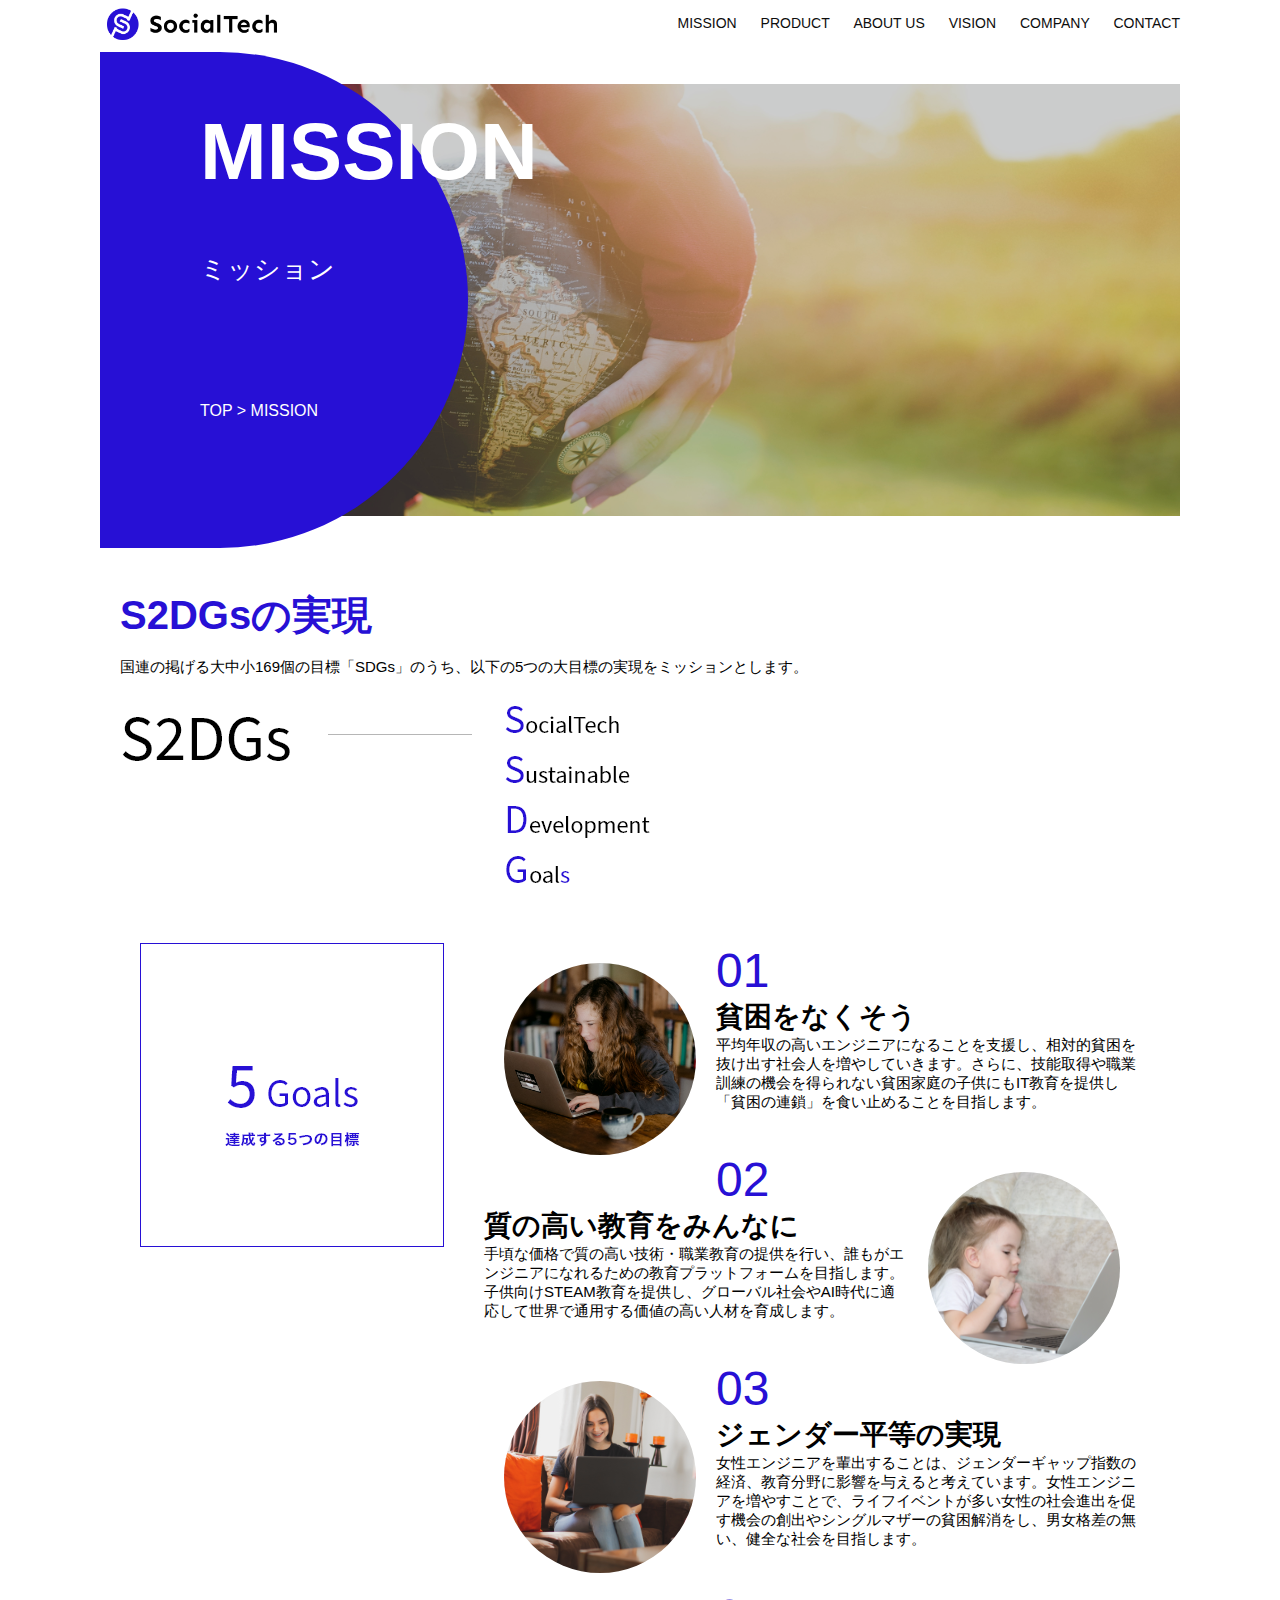
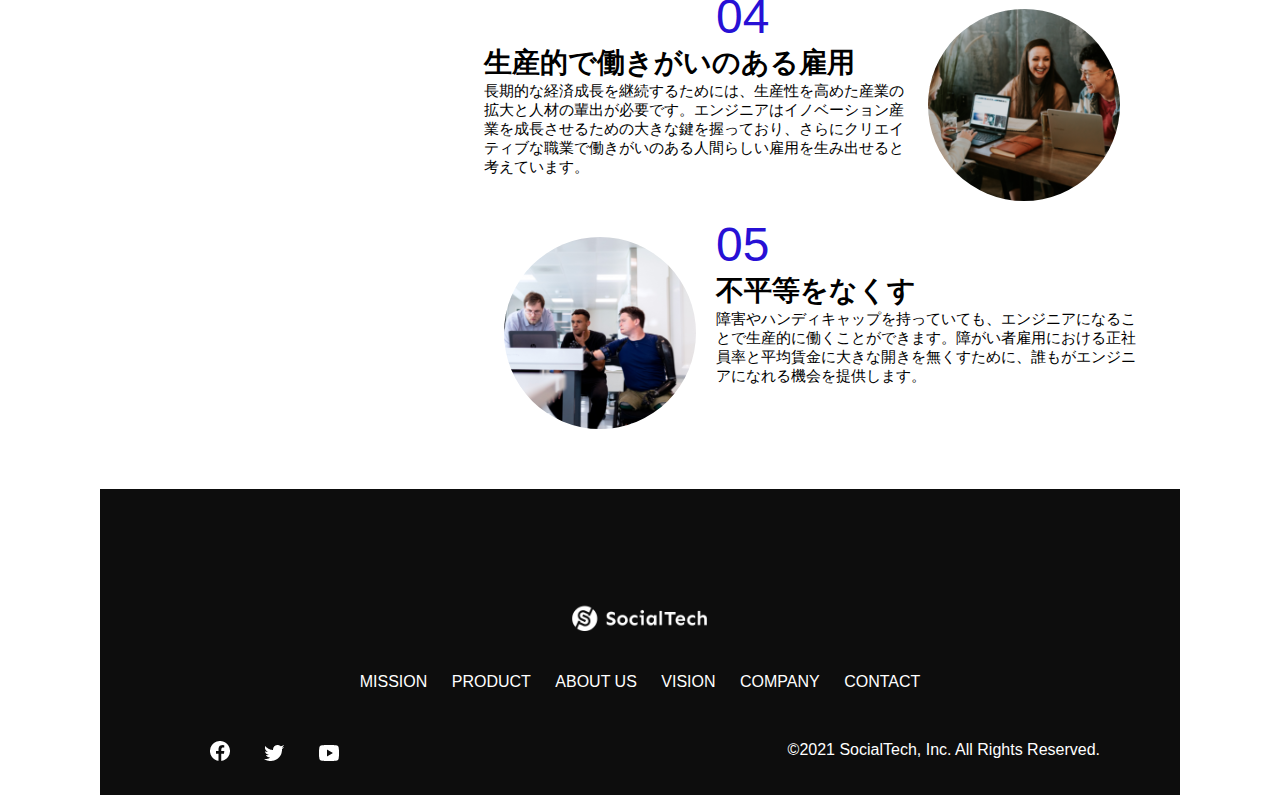
<file: kadai_005/mission.html>
<!DOCTYPE html>
<html>
<head>
  <title>SocialTech - MISSION ミッション -</title>
  <meta charset="UTF-8">
  <meta name="description" content="socialtechが目指す5つの目標(S2DGs)を紹介します">
  <meta name="viewport" content="width=device-width, initial-scale=1.0">
  <link rel="stylesheet" href="style.css">
</head>

<body>
  <!-- ヘッダー -->
  <header>
    <!-- ロゴ -->
    <a href="index.html" id="logo"><img src="images/logo.png" alt="トップページに戻る"></a>

    <!-- PC用ナビゲーション -->
    <nav id="nav-pc">
      <a href="mission.html">MISSION</a>
      <a href="product.html">PRODUCT</a>
      <a href="index.html#aboutus">ABOUT US</a>
      <a href="index.html#vision">VISION</a>
      <a href="index.html#company">COMPANY</a>
      <a href="index.html#contact">CONTACT</a>
    </nav>

    <!-- スマホ用メニューボタン -->
    <img id="menu-sp" src="images/button-menu.png" alt="ナビゲーションを開く" onclick="document.getElementById('nav-sp').style.display = 'block'">

    <!-- スマホ用ナビゲーション -->
    <nav id="nav-sp">
      <img id="close" src="images/button-close.png" alt="ナビゲーションを閉じる" onclick="document.getElementById('nav-sp').style.display = 'none'">
      <a id="logo-sp" href="index.html" onclick="document.getElementById('nav-sp').style.display = 'none'"><img
          src="images/logo-sp.png" alt="トップページに戻る"></a>
      <a class="menu" href="mission.html" onclick="document.getElementById('nav-sp').style.display = 'none'">MISSION</a>
      <a class="menu" href="product.html" onclick="document.getElementById('nav-sp').style.display = 'none'">PRODUCT</a>
      <a class="menu" href="index.html#aboutus" onclick="document.getElementById('nav-sp').style.display = 'none'">ABOUT
        US</a>
      <a class="menu" href="index.html#vision"
        onclick="document.getElementById('nav-sp').style.display = 'none'">VISION</a>
      <a class="menu" href="index.html#company"
        onclick="document.getElementById('nav-sp').style.display = 'none'">COMPANY</a>
      <a class="menu" href="index.html#contact"
        onclick="document.getElementById('nav-sp').style.display = 'none'">CONTACT</a>
      <div id="sns">
        <a href="https://www.facebook.com/sejuku2013"><img src="images/button-facebook.png" alt="Facebookのリンク"></a>
        <a href="https://twitter.com/samuraijuku"><img src="images/button-twitter.png" alt="Twitterのリンク"></a>
        <a href="https://www.youtube.com/channel/UCCFOQO5aDK0xXam4cUQXT8g"><img src="images/button-youtube.png" alt="YouTubeのリンク"></a>
      </div>
    </nav>
  </header>
 <main>
  <article>
    <section id="mission-main">
      <div id="mission-title">
        <h1>MISSION</h1>
        <span>ミッション</span>
        <div>TOP > MISSION</div>
      </div>
    </section>
    <section id="mission-s2dgs">
        <h2 class="mission-h2">S2DGsの実現</h2>
        <p>国連の掲げる大中小169個の目標「SDGs」のうち、以下の5つの大目標の実現をミッションとします。</p>
        <img src="images/mission/mission-s2dgs.png" alt="S2DGs">
    </section>
    <section id="mission-5goals">
        <div>
          <img id="s2dgs-image" src="images/mission/mission-5goals.png" alt="5Goals">
        </div>
        <div>
          <div>
            <img class="fivegoals-image-left" src="images/mission/mission-5goals01.png" alt="PCを操作する女の子">
            <span class="fivegoals-number">01</span>
            <h3 class="fivegoals-h3">貧困をなくそう</h3>
            <p class="fivegoals-p">
              平均年収の高いエンジニアになることを支援し、相対的貧困を抜け出す社会人を増やしていきます。さらに、技能取得や職業訓練の機会を得られない貧困家庭の子供にもIT教育を提供し「貧困の連鎖」を食い止めることを目指します。
            </p>
          </div>
  
          <div>
            <img class="fivegoals-image-right" src="images/mission/mission-5goals02.png" alt="PCを見つめる小さい女の子">
            <span class="fivegoals-number">02</span>
            <h3 class="fivegoals-h3">質の高い教育をみんなに</h3>
            <p class="fivegoals-p">
              手頃な価格で質の高い技術・職業教育の提供を行い、誰もがエンジニアになれるための教育プラットフォームを目指します。子供向けSTEAM教育を提供し、グローバル社会やAI時代に適応して世界で通用する価値の高い人材を育成します。
            </p>
          </div>
  
          <div>
            <img class="fivegoals-image-left" src="images/mission/mission-5goals03.png" alt="PCを操作する女性">
            <span class="fivegoals-number">03</span>
            <h3 class="fivegoals-h3">ジェンダー平等の実現</h3>
            <p class="fivegoals-p">
              女性エンジニアを輩出することは、ジェンダーギャップ指数の経済、教育分野に影響を与えると考えています。女性エンジニアを増やすことで、ライフイベントが多い女性の社会進出を促す機会の創出やシングルマザーの貧困解消をし、男女格差の無い、健全な社会を目指します。
            </p>
          </div>
  
          <div>
            <img class="fivegoals-image-right" src="images/mission/mission-5goals04.png" alt="笑顔で話し合う3人の男女">
            <span class="fivegoals-number">04</span>
            <h3 class="fivegoals-h3">生産的で働きがいのある雇用</h3>
            <p class="fivegoals-p">
              長期的な経済成長を継続するためには、生産性を高めた産業の拡大と人材の輩出が必要です。エンジニアはイノベーション産業を成長させるための大きな鍵を握っており、さらにクリエイティブな職業で働きがいのある人間らしい雇用を生み出せると考えています。
            </p>
          </div>
  
          <div>
            <img class="fivegoals-image-left" src="images/mission/mission-5goals05.png" alt="障害を持つ男性が生き生きと働く様子">
            <span class="fivegoals-number">05</span>
            <h3 class="fivegoals-h3">不平等をなくす</h3>
            <p class="fivegoals-p">
              障害やハンディキャップを持っていても、エンジニアになることで生産的に働くことができます。障がい者雇用における正社員率と平均賃金に大きな開きを無くすために、誰もがエンジニアになれる機会を提供します。
            </p>
          </div>
        </div>
      </section>
    </article>
    <footer>
      <div id="footer-logo">
        <img src="images/logo-sp.png" alt="SocialTech">
      </div>
      <div id="footer-link">
        <a href="mission.html">MISSION</a>
        <a href="product.html">PRODUCT</a>
        <a href="index.html#aboutus">ABOUT US</a>
        <a href="index.html#vision">VISION</a>
        <a href="index.html#company">COMPANY</a>
        <a href="index.html#contact">CONTACT</a>
      </div>
      <div id="sns-footer">
        <a href="https://www.facebook.com/sejuku2013"><img src="images/button-facebook.png" alt="Facebookのリンク"></a>
        <a href="https://twitter.com/samuraijuku"><img src="images/button-twitter.png" alt="Twitterのリンク"></a>
        <a href="https://www.youtube.com/channel/UCCFOQO5aDK0xXam4cUQXT8g"><img src="images/button-youtube.png" alt="YouTubeのリンク"></a>
        <span id="copyright">&copy;2021 SocialTech, Inc. All Rights Reserved. </span>
      </div>
    </footer>
  </main>
</body>

</html>
</file>
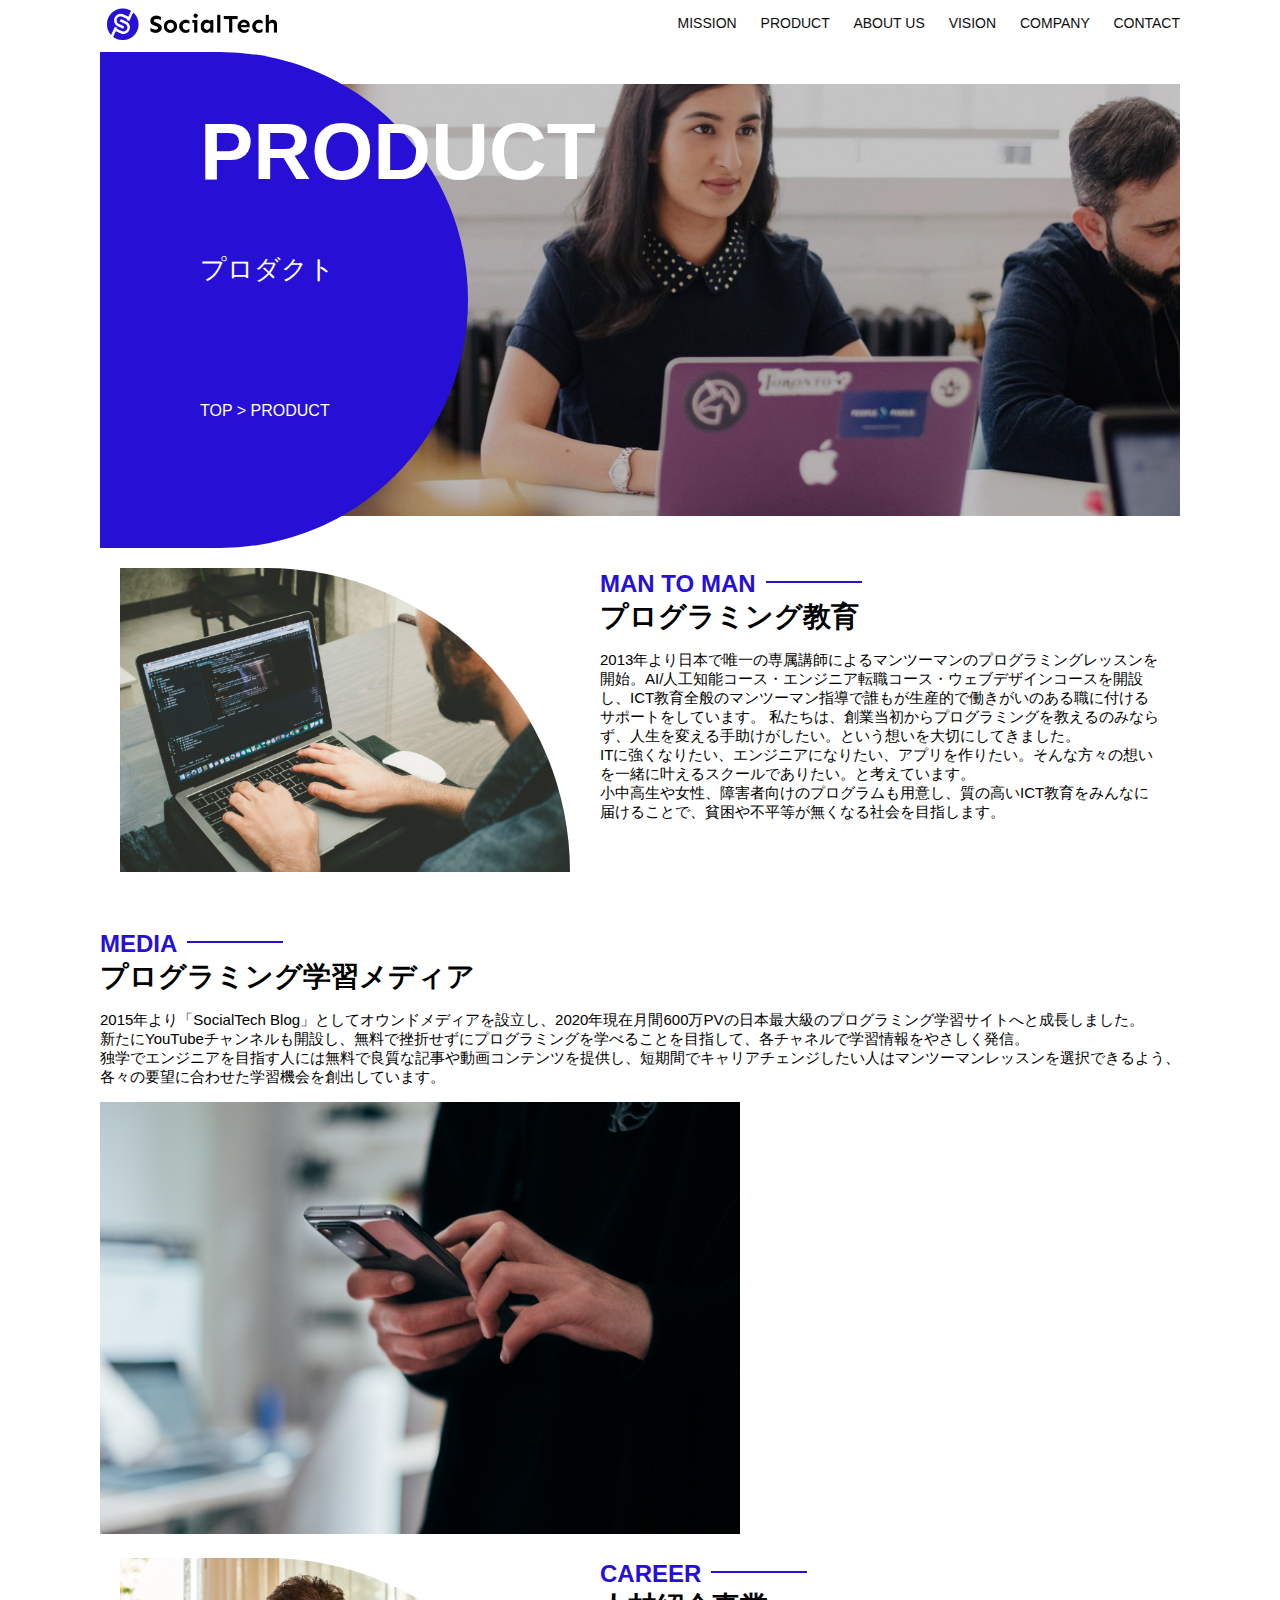
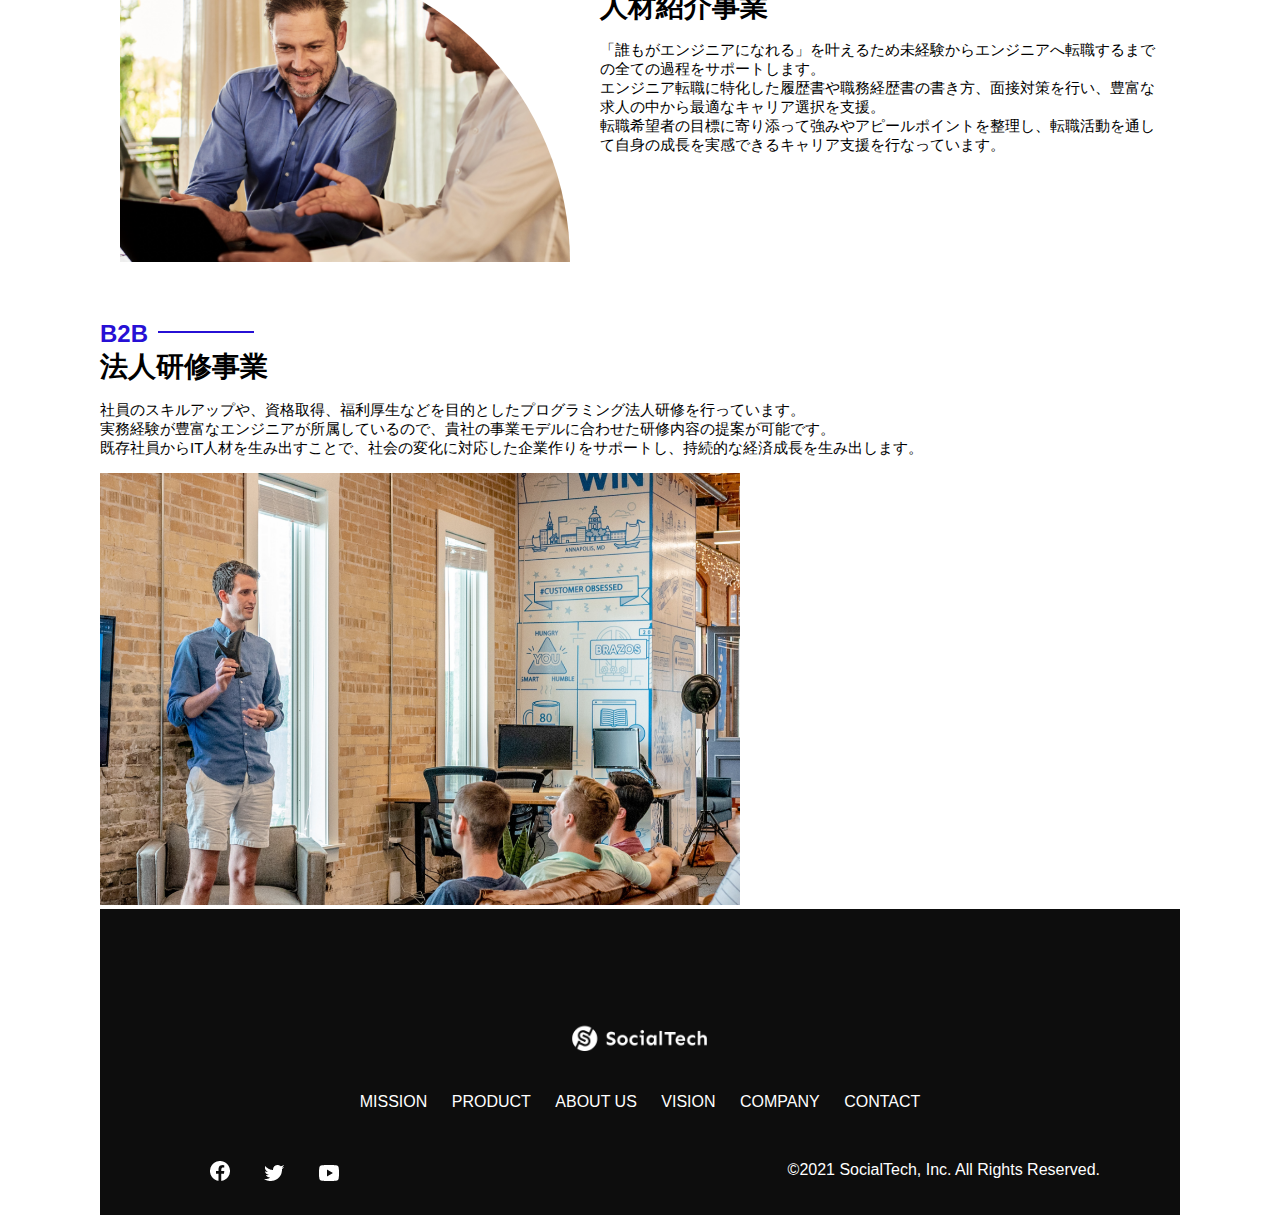
<file: kadai_005/product.html>
<!DOCTYPE html>
<html>
<head>
  <title>SocialTech -PRODUCT プロダクト-</title>
  <meta charset="UTF-8">
  <meta name="description" content="SocialTechの4つのプロダクトを紹介します">
  <meta name="viewport" content="width=device-width, initial-scale=1.0">
  <link rel="stylesheet" href="style.css">
</head>

<body>
  <!-- ヘッダー -->
  <header>
    <!-- ロゴ -->
    <a href="index.html" id="logo"><img src="images/logo.png" alt="トップページに戻る"></a>

    <!-- PC用ナビゲーション -->
    <nav id="nav-pc">
      <a href="mission.html">MISSION</a>
      <a href="product.html">PRODUCT</a>
      <a href="index.html#aboutus">ABOUT US</a>
      <a href="index.html#vision">VISION</a>
      <a href="index.html#company">COMPANY</a>
      <a href="index.html#contact">CONTACT</a>
    </nav>

    <!-- スマホ用メニューボタン -->
    <img id="menu-sp" src="images/button-menu.png" alt="ナビゲーションを開く" onclick="document.getElementById('nav-sp').style.display = 'block'">

    <!-- スマホ用ナビゲーション -->
    <nav id="nav-sp">
      <img id="close" src="images/button-close.png" alt="ナビゲーションを閉じる" onclick="document.getElementById('nav-sp').style.display = 'none'">
      <a id="logo-sp" href="index.html" onclick="document.getElementById('nav-sp').style.display = 'none'"><img
          src="images/logo-sp.png" alt="トップページに戻る"></a>
      <a class="menu" href="mission.html" onclick="document.getElementById('nav-sp').style.display = 'none'">MISSION</a>
      <a class="menu" href="product.html" onclick="document.getElementById('nav-sp').style.display = 'none'">PRODUCT</a>
      <a class="menu" href="index.html#aboutus" onclick="document.getElementById('nav-sp').style.display = 'none'">ABOUT
        US</a>
      <a class="menu" href="index.html#vision"
        onclick="document.getElementById('nav-sp').style.display = 'none'">
        VISION
      </a>
      <a class="menu" href="index.html#company"
        onclick="document.getElementById('nav-sp').style.display = 'none'">
        COMPANY
      </a>
      <a class="menu" href="index.html#contact"
        onclick="document.getElementById('nav-sp').style.display = 'none'">
        CONTACT
      </a>
      <div id="sns">
        <a href="https://www.facebook.com/sejuku2013">
          <img src="images/button-facebook.png" alt="Facebookのリンク">
        </a>
        <a href="https://twitter.com/samuraijuku">
          <img src="images/button-twitter.png" alt="Twitterのリンク">
        </a>
        <a href="https://www.youtube.com/channel/UCCFOQO5aDK0xXam4cUQXT8g">
          <img src="images/button-youtube.png" alt="YouTubeのリンク">
        </a>
      </div>
    </nav>
  </header>
  <main>
    <article>
      <section id="product-main">
        <div id="product-title">
          <h1>PRODUCT</h1>
          <span>プロダクト</span>
          <div>TOP > PRODUCT</div>
        </div>
      </section>
      <section>
        <section class="product-section1">
          <img src="images/product/product-mantoman.png" alt="PCでコードを書く男性">
          <div>
            <h2 class="product-h2">MAN TO MAN</h2>
            <h3 class="product-h3">プログラミング教育</h3>
            <p>
              2013年より日本で唯一の専属講師によるマンツーマンのプログラミングレッスンを開始。AI/人工知能コース・エンジニア転職コース・ウェブデザインコースを開設し、ICT教育全般のマンツーマン指導で誰もが生産的で働きがいのある職に付けるサポートをしています。
              私たちは、創業当初からプログラミングを教えるのみならず、人生を変える手助けがしたい。という想いを大切にしてきました。<br>ITに強くなりたい、エンジニアになりたい、アプリを作りたい。そんな方々の想いを一緒に叶えるスクールでありたい。と考えています。<br>小中高生や女性、障害者向けのプログラムも用意し、質の高いICT教育をみんなに届けることで、貧困や不平等が無くなる社会を目指します。
            </p>
          </div>
        </section>
        <section>
          <section class="product-section2">
            <div>
              <h2 class="product-h2">MEDIA</h2>
              <h3 class="product-h3">プログラミング学習メディア</h3>
              <p>
                2015年より「SocialTech
                Blog」としてオウンドメディアを設立し、2020年現在月間600万PVの日本最大級のプログラミング学習サイトへと成長しました。
                <br>新たにYouTubeチャンネルも開設し、無料で挫折せずにプログラミングを学べることを目指して、各チャネルで学習情報をやさしく発信。
                <br>独学でエンジニアを目指す人には無料で良質な記事や動画コンテンツを提供し、短期間でキャリアチェンジしたい人はマンツーマンレッスンを選択できるよう、各々の要望に合わせた学習機会を創出しています。
              </p>
            </div>
            <img src="images/product/product-media.png" alt="スマートフォンを操作する人">
          </section>
          <section class="product-section1">
            <img src="images/product/product-career.png" alt="笑顔で話し合う2人の男性">
            <div>
              <h2 class="product-h2">CAREER</h2>
              <h3 class="product-h3">人材紹介事業</h3>
              <p>
              「誰もがエンジニアになれる」を叶えるため未経験からエンジニアへ転職するまでの全ての過程をサポートします。<br>エンジニア転職に特化した履歴書や職務経歴書の書き方、面接対策を行い、豊富な求人の中から最適なキャリア選択を支援。<br>転職希望者の目標に寄り添って強みやアピールポイントを整理し、転職活動を通して自身の成長を実感できるキャリア支援を行なっています。<br>
              </p>
            </div>
          </section>
          <section class="product-section2">
            <div>
              <h2 class="product-h2">B2B</h2>
              <h3 class="product-h3">法人研修事業</h3>
              <p>
                社員のスキルアップや、資格取得、福利厚生などを目的としたプログラミング法人研修を行っています。<br>実務経験が豊富なエンジニアが所属しているので、貴社の事業モデルに合わせた研修内容の提案が可能です。<br>既存社員からIT人材を生み出すことで、社会の変化に対応した企業作りをサポートし、持続的な経済成長を生み出します。
              </p>
            </div>
            <img src="images/product/product-b2b.png" alt="講演中の男性とそれを聴く人々">
          </section>
        </section>
      </section>
    </article>
    <footer>
      <div id="footer-logo">
        <img src="images/logo-sp.png" alt="SocialTech">
      </div>
      <div id="footer-link">
        <a href="mission.html">MISSION</a>
        <a href="product.html">PRODUCT</a>
        <a href="index.html#aboutus">ABOUT US</a>
        <a href="index.html#vision">VISION</a>
        <a href="index.html#company">COMPANY</a>
        <a href="index.html#contact">CONTACT</a>
      </div>
      <div id="sns-footer">
        <a href="https://www.facebook.com/sejuku2013"><img src="images/button-facebook.png" alt="Facebookのリンク"></a>
        <a href="https://twitter.com/samuraijuku"><img src="images/button-twitter.png" alt="Twitterのリンク"></a>
        <a href="https://www.youtube.com/channel/UCCFOQO5aDK0xXam4cUQXT8g"><img src="images/button-youtube.png" alt="YouTubeのリンク"></a>
        <span id="copyright">&copy;2021 SocialTech, Inc. All Rights Reserved. </span>
      </div>
    </footer>
  </main>
 </body>
</html>
</file>
<file: kadai_005/style.css>
/* PC、スマホ共通スタイル */
body {
  font-family: "Source San pPo", "Hiragino Kaku Gothic ProN", Meiryo, Arial, sans-serif;
}

p {
  font-size: 15px;
}

/* ===================
PC用スタイル
======================*/
@media screen and (min-width: 768px){
  /* PC用カルーセル設定 */
  .carousel{
    width: 885px;
    margin-left: 20px;
  }
  .carouselImg{
    width: 885px;
  }
/* 横幅設定 */
body{
   max-width: 1080px;
   min-width: 900px;
   margin: 0 auto 0 auto; 
}
/* marginの左右をautoにして中央寄せ の指示に対してmargin: 0 auto 0 auto; */

/* header */
header{
  display: flex;
  justify-content: space-between;
}

/* ナビゲーションのレイアウト */
#nav-pc{
  text-align: right;
  font-size: 14px;
  padding-top: 15px;
}
/* ナビゲージョンのレイアウト */
#nav-pc > a {
  text-decoration: none;
  margin-left: 20px;
}
#nav-pc > a:link {
  color: #0d0d0d;
}
#nav-pc > a:visited {
  color: #0d0d0d;
}
#nav-pc > a:hover {
  color: #0d0d0d;
  text-decoration: underline;
}
#nav-pc > a:active {
  color: #0d0d0d;
}
#mission-s2dgs {
  width: 100%;
  margin: 20px;
}
.mission-h2 {
  color: #2710d5;
  font-size: 40px;
}
.mission-h2::after {
  content: none;
}
  /* スマホ用ナビを非表示 */
  #nav-sp,
  #menu-sp {
    display: none;
  }

/* メインビジュアル */
#main-visual {
  position: relative;
  height: 400px;
}

#main-message {
  position: absolute;
  top: 0;
  left: 0;
  background-color: #2710d5;
  color: #ffffff;
  border-radius: 0 0 476px 0;
  max-width: 620px;
  height: 100%;
  width: 100%;
  z-index: 11;
}
#main-message > h1 {
  font-size: 60px;
  font-weight: bold;
  margin: 100px 0 0 50px;
}
#main-message > p {
  font-size: 28px;
  margin: 0 0 0 50px;
}
#main-visual > img {
  max-width: 620px;
  border-radius: 476px 0 0 0;
  position: absolute;
  top: 0;
  right: 0;
  z-index: 10;
}

/* 見出し */
h2 {
  margin: 40px 0 0 0;
}
h2::after {
  content: url("images/line.png");
  margin-left: 10px;
}
h3 {
  font-size: 27px;
}
#mission {
  margin: 80px auto 80px auto;
  width: 100%;
}
#mission-flex {
  width: 100%;
  display: flex;
}
#mission-flex > div {
  width: 50%;
  margin: 20px;
}
#mission-photo {
  width: 100%;
}
#s2dgs {
  margin-top: 50px;
  width: 100%;
}
/* プロダクト */
#product {
  background-color: #fafafa;
  margin: 80px 0 80px 0;
  padding: 10px 40px 0px 40px;
}
/* 外枠 */
#product > div {
  margin-top: 40px;
  display: flex;
}
/* 左のカラム */
#product-left {
  width: 50%;
  /* 幅（width）：50%を指定して、2つのdiv要素をちょうど半分に分ける */
  margin-right: 20px;
}
#product-right {
  width: 50%;
  margin-left: 20px;
  margin-top: 80px;
}
/* 画像の説明の枠 */
#product-left>div {
  position: relative;
  height: 480px;
  margin-right: 20px;
}
#product-right>div {
  position: relative;
  height: 480px;
  margin-left: 20px;
}
/* 画像 */
.product-photo {
  width: 100%;
}
/* 説明文の枠 */
.product-explain {
  background-color: #ffffff;
  position: absolute;
  left: 0;
  top: 280px;
  margin: 0 40px 0 40px;
  padding: 20px;
  box-shadow: 5px 5px 10px rgba(0, 0,0,0.05);
}
/* 説明文の英語 */
.product-explain > span {
  color: #2710d5;
  font-weight: bold;
  font-size: 16px;
  margin: 0;
}
/* 説明文の見出し */
.product-explain > h3 {
  font-size: 20px;
  margin: 5px 0 5px 0;
}
/* 説明文 */
.product-explain > p {
  font-size: 14px;
  margin: 0;
}
/* もっとみるボタン */
#product-more {
  margin: 0 auto -42px auto;
}
 /* ABOUT US */
#aboutus {
margin: 80px auto 80px auto;
}
  /* 3つの組織文化と画像を入れる枠 */
#aboutus > div {
  display: flex;
}
/* 画像 */

.culture-img {
  width: 100%;
  align-self: flex-start;
}
.culture-img2 {
  margin-top: 50px;
  width: 100%;
}
  /* 3つの組織文化の表 */
.culture-table { 
  max-width: 500px;
  margin-right: 50px;
}
/* 番号 */
.culture-num {
  font-size: 80px;
  color: #2710d5;
  margin-right:20px;
}
/* 英語の見出し */
.culture-en {
  color: #2310d5;
  font-weight: bold;
  font-size: 24px;
  display: block;
}
/* 日本語の見出し */
.culture-jp {
  font-size: 28px;
  font-weight: bold;
}
/* 説明文 */
.culture-description {
  margin: 0;
}
/* ビジョン */
#vision {
  margin: 80px auto 80px auto;
}
/* セクション内の外枠 */
#vision > div {
  width: 100%;
  display: flex;
  justify-content: space-between;
  flex-wrap: wrap;
}
  /* 7つの行動指針の枠 */
  .vision-box {
    width: 300px;
    height: 300px;
    margin-bottom: 30px;
    position: relative;
  }
  /* 画像 */
  .vision-box > img {
    width: 100%;
    height: auto;
    position: absolute;
    top: 0;
    left: 0;
    z-index: 30;
  }
.vision-box > span {
  position: absolute;
  top: 0;
  left: 0;
  z-index: 31;
  margin-right: 20px;
 }
.vision-box > span >h4 {
  color: #2710d5;
  font-size: 19px;
  margin: 80px 0 0 0;
 }
.vision-box >span >h4::first-letter {
  font-size: 40px;
 }
.vision-box >span >h5 {
  font-size: 20px;
  margin: 0;
 }
.vision-box > span >h5 {
  margin-top: 10px;
 } 
/* 会社概要 */
#company {
  margin: 80px auto 80px auto;
 }
/*表 */
#company-table {
  width: 100%;
 }
.tableheader {
  text-align: left;
  padding: 20px;
  border-bottom-color: #2710d5;
  border-bottom-width: 1px;
  border-bottom-style: solid;
  width: 100px;
 }
.tableheader-first {
  text-align: left;
  padding: 20px;
  border-bottom-color: #2710d5;
  border-bottom-width: 1px;
  border-bottom-style: solid;
  border-top-color: #2710d5;
  border-top-width: 1px;
  border-top-style: solid;
  width: 100px;
 }
.cell {
  padding: 30px;
  border-bottom-color: #ececec;
  border-bottom-width: 1px;
  border-bottom-style: solid;
 }
.cell-first {
  padding: 30px;
  border-bottom-color: #ececec;
  border-bottom-width: 1px;
  border-bottom-style: solid;
  border-top-color: #ececec;
  border-top-width: 1px;
  border-top-style: solid;
 }
/* 地図 */
#company > iframe {
  width: 100%;
  height: 368px;
  margin-top: 40px;
 }
/* お問い合わせ */
#contact {
  margin: 80px auto 80px auto;
 }
/* 外枠 */
#contact > form > div {
  display: flex;
  flex-direction: row;
  flex-wrap: wrap;
  padding-bottom: 30px;
 }
.contact-heading {
  width: 240px;
  align-self: center;
 }
.contact-label {
  font-weight: bold;
 }
.contact-span {
  color: #ce2222;
  margin-left: 20px;
  font-weight: bold;
 }
.contact-textbox {
  border-top: 0;
  border-left: 0;
  border-right: 0;
  border-bottom-width: 1px;
  border-bottom-color: #707070;
  border-bottom-style: solid;
  background-color: #fafafa;
  width: 400px;
  height: 56px;
 }
.contact-textarea {
  border-top: 0;
  border-left: 0;
  border-right: 0;
  border-bottom-width: 1px;
  border-bottom-color: #707070;
  border-bottom-style: solid;
  background-color: #fafafa;
  width: 400px;
  height: 200px;
 }
details {
  width: 700px;
 }
details > div {
  background-color: #fafafa;
  padding: 20px;
 }
details > div >span {
  font-weight: bold;
 }
footer {
  background-color: #0d0d0d;
  text-align: center;
  padding: 80px 80px 30px 80px;
 }
#footer-logo {
  margin: 30px;
 }
#footer-link {
  margin-bottom: 50px;
 }
#footer-link > a {
  text-decoration: none;
  margin: 10px;
 }
#footer-link > a:link {
  color: #ffffff;
 }
#footer-link > a:visited {
  color: #ffffff;
 }
#footer-link > a:hover {
  color: #ffffff;
  text-decoration: underline;
 }
#footer-link > a:active {
 color: #ffffff;
 }
#sns-footer {
  text-align: left;
  width: 100%;
 }
#sns-footer > a {
  margin-left: 30px;
 }
#copyright {
  color: #ffffff;
  float: right;
 } 
  /* mission.html用スタイル */
  /* ミッションのメインビジュアル */
#mission-main {
   height: 496px;
   width: 100%;
   background-image: url("images/mission/mission-main.png");
   background-repeat: no-repeat;
   background-position-y: center;
  }

#mission-title {
   background-color: #2710d5;
   width: 368px;
   color: #ffffff;
   height: 496px;
   border-radius: 0 248px 248px 0;
   position: relative;
}

#mission-title > h1 {
   position: absolute;
   top: 0;
   left: 100px;
   font-size: 80px;
 }

#mission-title > span {
   position: absolute;
   top: 200px;
   left: 100px;
   font-size: 26px;
 }

#mission-title > div {
   position: absolute;
   top: 350px;
   left: 100px;
   font-size: 16px;
 }
#mission-s2dgs {
   width: 100%;
   margin: 20px;
 }
.mission-h2 {
   color: #2710d5;
   font-size: 40px;
 }
.mission-h2::after {
  content: none;
 }
#mission-5goals {
  margin: 20px;
  display: flex;
 }

#mission-5goals > div {
  flex-grow: 1;
  padding: 20px;
 }

#mission-5goals > div > div {
  margin-bottom: 40px;
 }

.fivegoals-image-right {
  float: right;
  margin: 20px;
 }

.fivegoals-image-left {
  float: left;
  margin: 20px;
 }

.fivegoals-number {
  color: #2710d5;
  font-size: 48px;
  margin: 0;
 }

.fivegoals-h3 {
  font-size: 28px;
  margin: 0;
 }

.fivegoals-p {
  margin: 0;
 }

 /* プロダクトページ */

#product-main {
  height: 496px;
  width: 100%;
  background-image: url("images/product/product-main.png");
  background-repeat: no-repeat;
  background-position-y: center;
}
#product-title {
  background-color: #2710d5;
  width: 368px;
  color: #ffffff;
  height: 496px;
  border-radius: 0 248px 248px 0;
  position: relative;
} 

#product-title > h1 {
  position: absolute;
  top: 0;
  left: 100px;
  font-size: 80px;
}
#product-title > span {
  position: absolute;
  top: 200px;
  left: 100px;
  font-size: 26px;
}
#product-title > div {
  position: absolute;
  top: 350px;
  left: 100px;
  font-size: 16px;
}
.product-section1 {
  position: relative;
  margin: 20px;
  height: 340px;
}
.product-section1 > img {
  position: absolute;
  top: 0;
  left: 0;
  width: 450px;
  margin-right: 40px;
  margin-bottom: 30px;
  border-radius: 0 432px 0 0;
}
.product-section1 > div {
  position: absolute;
  top: 0;
  left: 480px;
}
.product-h2 {
  color: #2710d5;
  font-size: 24px;
  margin: 0;
}
.product-h3 {
  font-size: 28px;
  margin: 0;
}
}
/*====================
  スマートフォン用のスタイル
  =====================*/
  @media screen and (max-width: 767px) {
    /* スマホ用カルーセル設定 */
    .carousel{
      width: 375px;
      margin: 0 auto 0 auto;
    }
    .carouselImg{
      width: 375px;
    }
   body {
    min-width: 375px;
    margin: 0;
   }
   /* PC用ナビゲーション非表示 */
   #nav-pc {
    display: none;
   } 
    /* ハンバーガーメニュー */
    #menu-sp {
      position: absolute;
      top: 0px;
      right: 0px;
    }
    /* スマホ用ナビゲーションの表示切替 */
   /* 初期状態、レイアウトと非表示設定 */
   #nav-sp {
    background-color: #2710d5;
    position: absolute;
    top: 0;
    left: 0;
    width: 100%;
    height: 100%;
    display: none;
    z-index: 100;
   }
   /* ×ボタン */
   #close {
    position: absolute;
    top: 20px;
    right: 20px;
   }
   #logo-sp {
    margin: 80px 0 30px 20px;
   }
   #nav-sp > a {
    display: block;
   }
   #nav-sp > a:link {
    color: #ffffff;    
   }
   #nav-sp > a:visited {
    color: #ffffff;
   }
   #nav-sp > a:hover {
    color: #ffffff;
    text-decoration: underline;
   }
   #nav-sp > a:active {
    color: #ffffff;
   }
   #nav-sp > .menu {
   text-decoration: none;
   display: block;
   margin: 0 20px 0 20px;
   height: 44px;
   font-size: 16px;
   background-image: url("images/arrow.png");
   background-repeat: no-repeat;
   background-position: right top;
   }
   #sns {
    position: absolute;
    bottom: 20px;
    left: 20px;
   }
   #sns > a {
   margin-right: 30px;
   }
  /* メインビジュアル */
  #main-visual {
    position: relative;
    height: 470px;
    width: 100%;
    overflow: hidden;
  }
  #main-visual > div {
    position: absolute;
    top: 0;
    left: 0;
    background-color: #2710d5;
    color: white;
    border-radius: 0 0 476px 0;
    text-align: center;
    height: 280px;
    width: 100%;
    z-index: 11;
  }
  #main-visual > div > h1 {
    font-size: 28px;
    margin: 90px 0 0 0;
  }

  #main-visual > div > p {
    margin: 0;
  }

  #main-visual > img {
    width: 100%;
    border-radius: 476px 0 0 0;
    z-index: 10;
    position: absolute;
    bottom: 0;
    right: 0;
  }
  h2::after {
    content: url("images/line.png");
    margin: 0 0 0 10px;
  }
  h3 {
    font-size: 24px;
    margin-top: 10px;
  }
  #mission {
    margin: 20px;
  }
  #mission-photo {
    width: 100%;
  }
  #s2dgs {
    width: 100%;
  }
  #product {
    background-color: #fafafa;
    padding: 10px 0 0 0;
  }
  #product h2 {
    margin-left: 20px;
  }
  #product-left {
    margin: 0 20px;
  }
  #product-right {
    margin: 0 20px;
  }
 #product-left > div,
 #product-right > div {
  position: relative;
  height: 540px;
 } 
 .product-explain {
  background-color: #ffffff;
  position: absolute;
  left: 0;
  bottom: 50px;
  padding: 20px;
  box-shadow: 5px 5px 10px rgba(0, 0, 0, 0.05);
 }
 .product-explain > span {
  color: #2710d5;
  font-weight: bold;
  font-size: 16px;
  margin: 0;
 }
 .product-explain > h3 {
  margin: 10px 0 10px 0;
 }
 .product-photo{
  width: 100%;
 }
 #product-more > img {
  margin: 0 0 -42px 20px;
 }
 #aboutus {
  margin: 80px 20px;
 }
 #aboutus > div {
  display: flex;
  flex-direction: column;
 }
 .culture-table {
  width: 100%;
  padding-right: 20px;
  order: 2;
 }
 .culture-img {
  width: 100%;
  order: 1;
 }
 .culture-img2 {
  width: 100%;
 }
 .culture-num {
  font-size: 80px;
  color: #2710d5;
 }
 .culture-en {
  columns: #2710d5;
  font-weight: bold;
  font-size: 24px;
  display: block;
 }
 .culture-jp {
  display: block;
 }
 .culture-description {
   margin: 0;
 }
 #vision {
  margin: 80px 20px;
 }
 .vision-box {
  width: 300px;
  height: 300px;
  margin-bottom: 30px;
  position: relative;
 }
 .vision-box > img {
  width: 100%;
  height: auto;
  position: absolute;
  top: 0;
  left: 0;
  z-index: 30;
 }
 .vision-box > span {
  position: absolute;
  top: 0;
  left: 0;
  z-index: 31;
  margin-right: 20px;
 }
 .vision-box > span > h4 {
  color: #2710d5;
  font-size: 19px;
  margin-top: 60px;
 }
 .vision-box > span >h5 {
  font-size: 20px;
  margin: 0;
 }
 .vision-box > span > p {
  margin-top: 10px;
 }
 #company {
  margin: 0 20px 0 20px;
 }
 #company > h3 {
  margin-bottom: 20px;
 }
 #company > table {
  width: 100%;
 }
 .tableheader-first {
  text-align: left;
  padding: 20px;
  border-bottom-color: #2710d5;
  border-bottom-width: 1px;
  border-bottom-style: solid;
  border-top-color: #2710d5;
  border-top-width: 1px;
  border-top-style: solid;
  width: 50px;
 }
 .tableheader {
  text-align: left;
  padding: 20px;
  border-bottom-color: #2710d5;
  border-bottom-width: 1px;
  border-bottom-style: solid;
  width: 50px;
 }
 .cell {
  padding: 20px;
  border-bottom-color: #ececec;
  border-bottom-width: 1px;
  border-bottom-style: solid;
 }
 .cell-first {
  padding: 20px;
  border-bottom-color: #ececec;
  border-bottom-width: 1px;
  border-bottom-style: solid;
  border-top-color: #ececec;
  border-top-width: 1px;
  border-top-style: solid;
 }
 #company >iframe {
  width: 100%;
  height: 240px;
  margin-top: 40px;
 }
 #contact {
  margin: 80px 20px;
 }
 #contact > h3 {
  margin-bottom: 20px;
 }
 #contact > form > div {
  margin-bottom: 20px;
 }
 .contact-heading {
  margin-bottom: 20px;
 }
 .contact-label {
  font-weight: bold;
 }
 .contact-span {
  color: #ce2222;
  margin-left: 20px;
  font-weight: bold;
 }
 .contact-textbox {
  height: 56px;
  border-top: 0;
  border-left: 0;
  border-right: 0;
  background-color: #fafafa;
  border-bottom-color: #707070;
  border-bottom-width: 1px;
  border-bottom-style: solid;
  min-width: 300px;
  width: 100%;
 }
 .contact-textarea {
  height: 150px;
  border-top: 0;
  border-left: 0;
  border-right: 0;
  background-color: #fafafa;
  width: 100%;
 }
 .radiobutton {
  margin-bottom: 20px;
 }
 .radiobutton + label::after {
  content: "\A";
  white-space: pre;
 }
 footer {
  background-color: #0d0d0d;
  padding: 30px 20px 50px 20px;
 }
 #footer-logo {
  margin-bottom: 30px;
 }
 #footer-link {
  margin-bottom: 50px;
 }
 #footer-link > a {
  text-decoration: none;
  margin: 0 20px 30px 0;
  display: block;
  background-image: url("images/arrow.png");
  background-repeat: no-repeat;
  background-position: right top;
 }
 #footer-link > a:link {
  color: #ffffff;
 }
 #footer-link > a:visited {
  color: #ffffff;
 }
 #footer-link > a:hover {
  color: #ffffff;
  text-decoration: underline;
 }
 #footer-link >a:active {
  color: #ffffff;
 }
 #sns-footer > a {
  margin-right: 30px;
 }
 #copyright  {
  font-size: 12px;
  display: block;
  margin-top: 30px;
  color: #ffffff;
 }
/* mission.html用スタイル */
/* ミッションのメインビジュアル */
 #mission-main {
   height: 256px;
   width: 100%;
   background-image: url("images/mission/mission-main.png");
   background-repeat: no-repeat;
   background-position-y: center;
   background-size: auto 208px;
 }

  #mission-title {
   background-color: #2710d5;
   width: 136px;
   color: #ffffff;
   height: 256px;
   border-radius: 0 248px 248px 0;
   position: relative;
 }
  #mission-title > h1 {
   position: absolute;
   top: 0px;
   left: 20px;
   font-size: 40px;
 }

  #mission-title > span {
   position: absolute;
   top: 110px;
   left: 20px;
   font-size: 18px;
 }
 
  #mission-title > div {
   position: absolute;
   top: 180px;
   left: 20px;
   font-size: 13px;
 }
 
 #mission-s2dgs {
  margin: 20px;
 }

 .mission-h2 {
  color: #2710d5;
  font-size: 38px;
  margin: 0px;
 }

 .mission-h2::after {
  content: none;
 }

 #mission-s2dgs > img {
  width: 100%;
 }

 #mission-5goals {
  margin: 20px;
 }

 #mission-5goals > div > div {
  margin-bottom: 40px;
 }

 #s2dgs-image {
  width: 100%;
 }

 .fivegoals-image-right {
  margin: 20px auto;
  display: block;
 }
 
 .fivegoals-image-left {
  margin: 20px auto;
  display: block;
 }

 .fivegoals-number {
  color: #2710d5;
  font-size: 48px;
  margin: 0;
 }

 .fivegoals-h3 {
  font-size: 28px;
  margin: 0;
 }

 .fivegoals-p {
  margin: 0;
 }

  /* プロダクトページ */

  #product-main {
    height: 256px;
    width: 100%;
    background-image: url("images/product/product-main.png");
    background-repeat: no-repeat;
    background-position-y: center;
    background-size: auto 208px;
  }
  
  #product-title { 
    background-color: #2710d5;
    width: 136px;
    color: #ffffff;
    height: 256px;
    border-radius: 0 248px 248px 0;
    position: relative;
  }

  #product-title > h1 {
    position: absolute;
    top: 0;
    left: 20px;
    font-size: 40px;
  }
  #product-title > span {
    position: absolute;
    top: 110px;
    left: 20px;
    font-size: 18px;
  }
   #product-title > div {
    position: absolute;
    top: 180px;
    left: 20px;
    font-size: 13px;
   } 
   .product-section1 {
    margin: 20px;
   }
   .product-section1 > img {
    width: 100%;
    border-radius: 0 300px 0 0;
   }
   .product-section2 {
    margin: 20px;
    display: flex;
    flex-direction: column;
   }
   .product-section2 > img {
    order: 1;
    width: 100%;
    border-radius: 300px 0 0 0;
   }
   .product-section2 > div {
    order: 2;
   }
   .product-h2 {
    color: #2710d5;
    font-size: 24px;
    margin: 0;
   }
   .product-h3 {
    font-size: 28px;
    margin: 0;
   }
}
</file>
